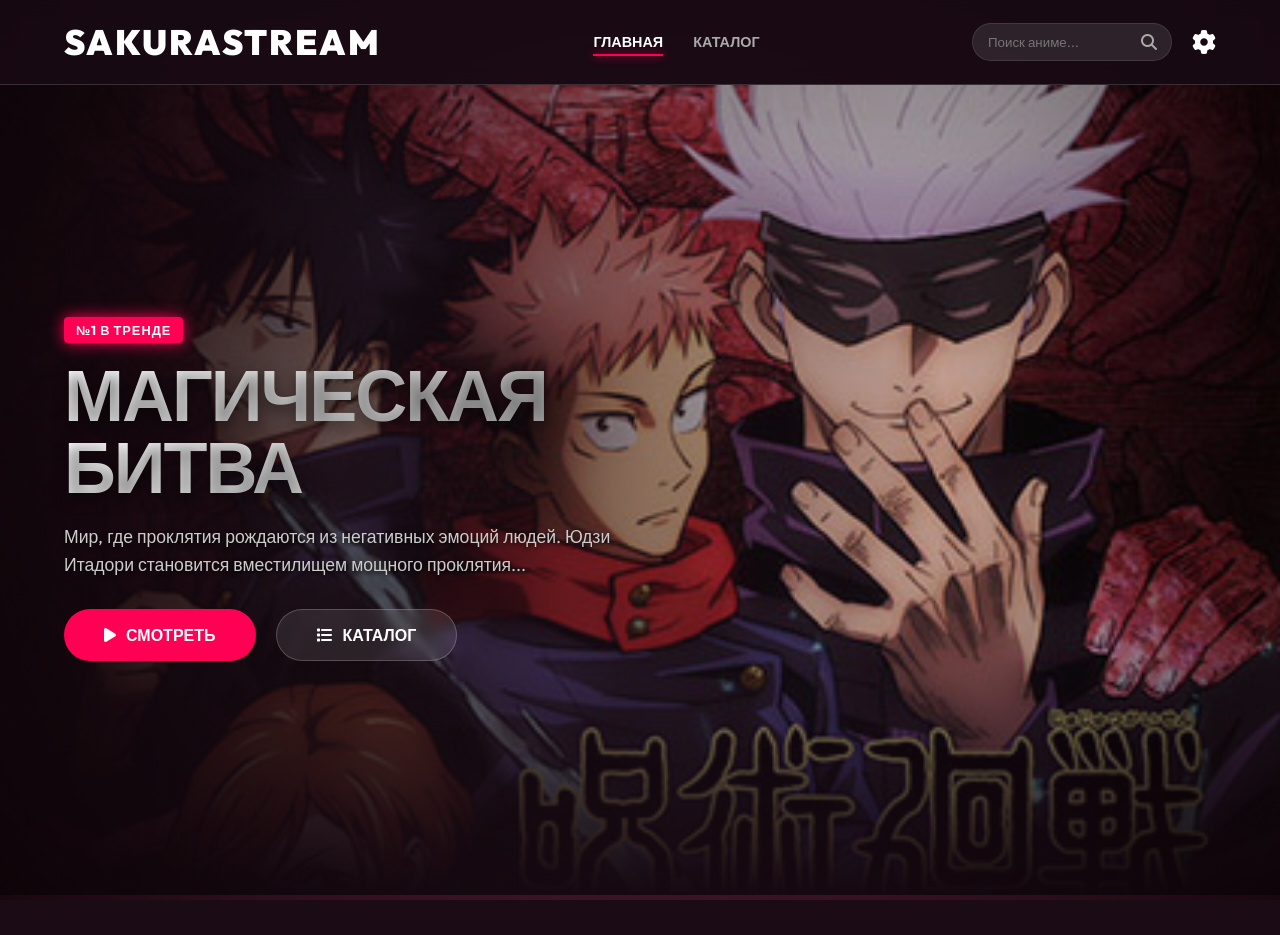
<file: index.html>
<!DOCTYPE html>
<html lang="ru">
<head>
    <meta charset="UTF-8">
    <meta name="viewport" content="width=device-width, initial-scale=1.0">
    <title>Sakura Stream | Главная</title>
    <link rel="stylesheet" href="https://cdnjs.cloudflare.com/ajax/libs/font-awesome/6.4.0/css/all.min.css">
    <link href="https://fonts.googleapis.com/css2?family=Outfit:wght@300;400;700;900&display=swap" rel="stylesheet">
    <link rel="stylesheet" href="css/style.css">
</head>
<body>
<div id="mobile-warning">
    <i class="fa-solid fa-desktop"></i>
    <h1>Только ПК</h1>
    <p>SakuraStream слишком крут для твоего телефона.<br>Зайди с компьютера.</p>
</div>
    <div id="background-animation"></div>
    <div class="vignette"></div>

    <header>
        <div class="logo">SAKURA<span class="highlight">STREAM</span></div>
        
        <nav class="nav-menu">
            <a href="index.html" class="active">Главная</a>
            <a href="popular.html">Каталог</a>
        </nav>

        <div class="header-right">
            <div class="search-box">
                <input type="text" placeholder="Поиск аниме...">
                <i class="fa-solid fa-magnifying-glass search-icon"></i>
            </div>
            
            <button id="open-settings" class="gear-btn">
                <i class="fa-solid fa-gear"></i>
            </button>
        </div>
    </header>

    <section class="hero" style="height: 90vh;">
        <div class="hero-bg">
            <img src="assets/img/jujutsu-kaisen.jpg" alt="Hero Background">
            <div class="hero-overlay"></div>
        </div>
        
        <div class="hero-content">
            <span class="hero-tag">№1 В ТРЕНДЕ</span>
            <h1 class="hero-title">МАГИЧЕСКАЯ<br>БИТВА</h1>
            <p class="hero-desc">
                Мир, где проклятия рождаются из негативных эмоций людей. 
                Юдзи Итадори становится вместилищем мощного проклятия...
            </p>
            <div class="hero-buttons">
                <a href="watch.html?id=jujutsu-kaisen-1" class="btn-primary">
                    <i class="fa-solid fa-play"></i> СМОТРЕТЬ
                </a>
                <a href="popular.html" class="btn-secondary">
                    <i class="fa-solid fa-list"></i> КАТАЛОГ
                </a>
            </div>
        </div>
    </section>

    <div id="settings-overlay" class="settings-overlay">
        <button id="close-settings-x" class="close-cross"><i class="fa-solid fa-xmark"></i></button>
        <h2 class="settings-title">Настройки</h2>
        <div class="settings-container">
            <div class="setting-row">
                <span class="setting-label">Цвет темы</span>
                <div class="color-options">
                    <div class="color-option active" data-color="#ff0055" style="background: #ff0055;"></div>
                    <div class="color-option" data-color="#00e5ff" style="background: #00e5ff;"></div>
                    <div class="color-option" data-color="#8c00ff" style="background: #8c00ff;"></div>
                    <div class="color-option" data-color="#ff9100" style="background: #ff9100;"></div>
                </div>
            </div>
            <div class="setting-row">
                <span class="setting-label">Размер лепестков</span>
                <input type="range" id="petal-size" class="range-slider" min="5" max="30" value="10">
            </div>
            <div class="setting-row">
                <span class="setting-label">Лепестки</span>
                <label class="toggle">
                    <input type="checkbox" id="petal-toggle" checked>
                    <span class="slider"></span>
                </label>
            </div>
        </div>
        <button id="close-settings" class="close-settings-btn">Сохранить</button>
    </div>

    <script src="js/db.js"></script>
    <script src="js/main.js"></script>
</body>
</html>
</file>
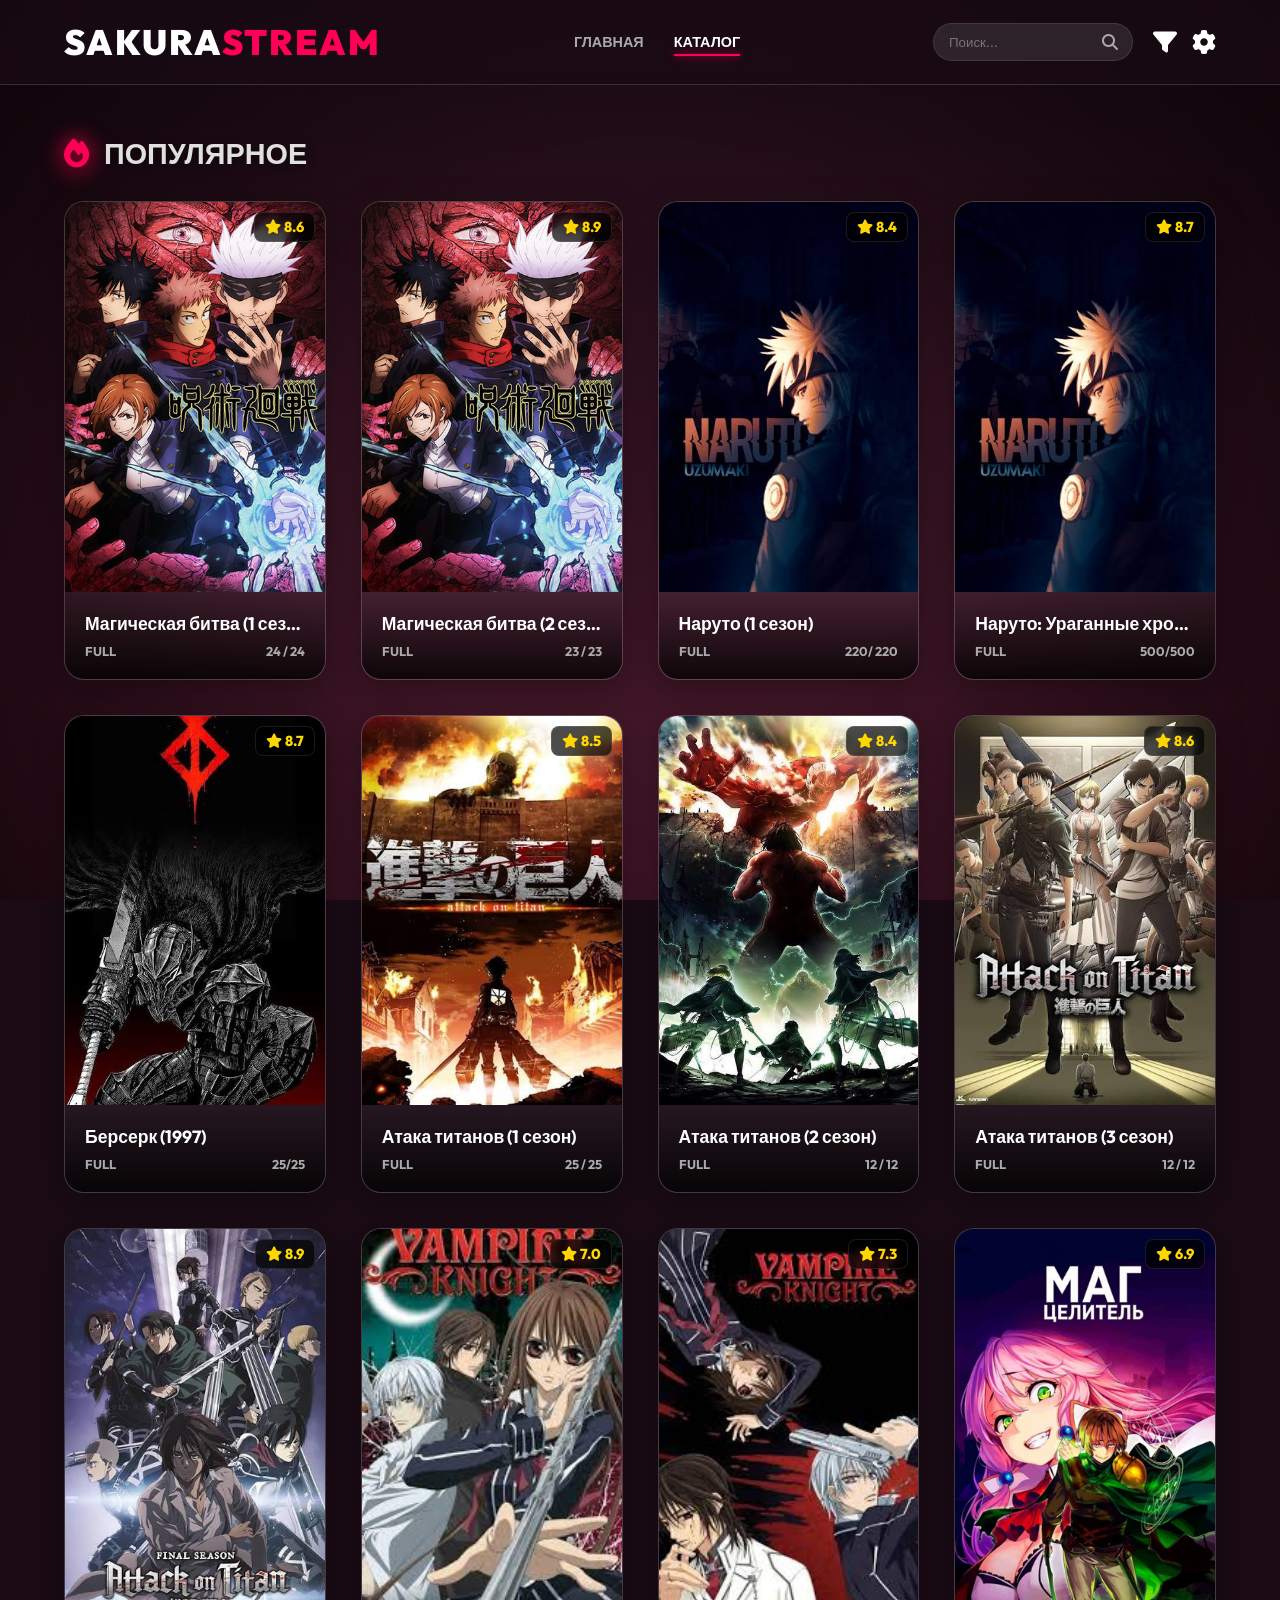
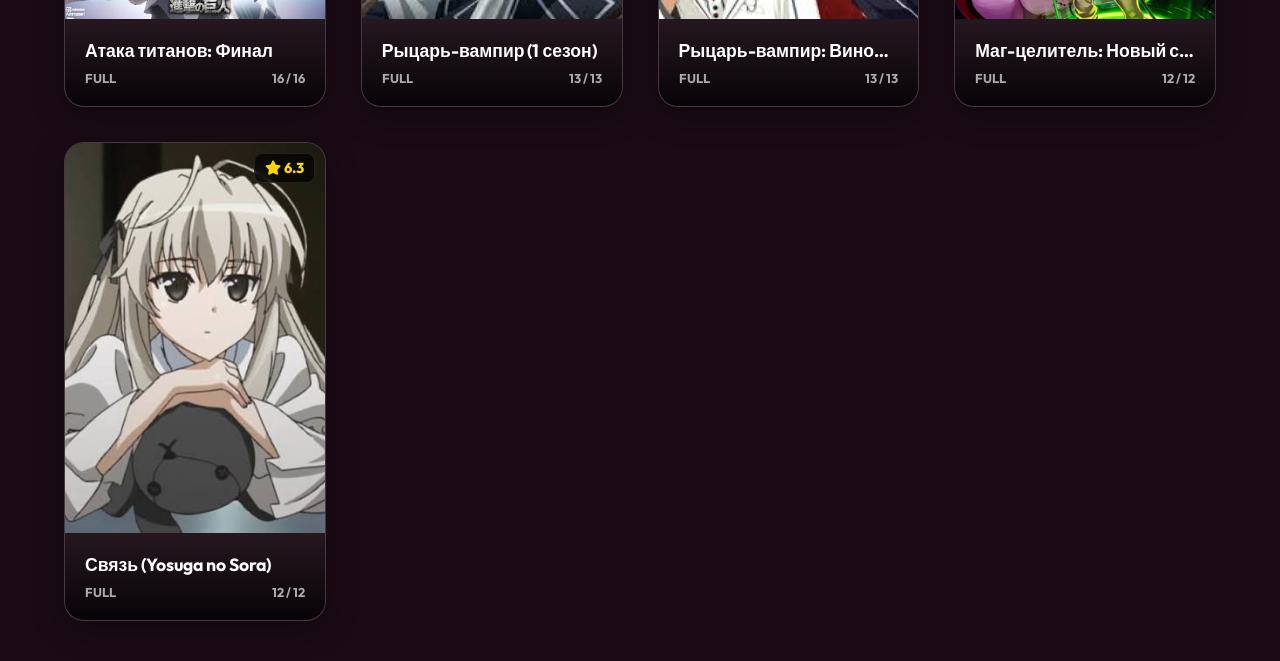
<file: popular.html>
<!DOCTYPE html>
<html lang="ru">
<head>
    <meta charset="UTF-8">
    <meta name="viewport" content="width=device-width, initial-scale=1.0">
    <title>Sakura Stream | Каталог</title>
    <link rel="stylesheet" href="https://cdnjs.cloudflare.com/ajax/libs/font-awesome/6.4.0/css/all.min.css">
    <link href="https://fonts.googleapis.com/css2?family=Outfit:wght@300;400;700;900&display=swap" rel="stylesheet">
    <link rel="stylesheet" href="css/style.css">
</head>
<body>
<div id="mobile-warning">
    <i class="fa-solid fa-desktop"></i>
    <h1>Только ПК</h1>
    <p>SakuraStream слишком крут для твоего телефона.<br>Зайди с компьютера.</p>
</div>
    <div id="background-animation"></div>
    <div class="vignette"></div>

    <header>
        <div class="logo" onclick="window.location.href='index.html'">SAKURA<span class="logo-accent" style="color:var(--primary)">STREAM</span></div>
        
        <nav class="nav-menu">
            <a href="index.html">Главная</a>
            <a href="popular.html" class="active">Каталог</a>
        </nav>

        <div class="header-right">
            <div class="search-box">
                <input type="text" placeholder="Поиск...">
                <i class="fa-solid fa-magnifying-glass search-icon"></i>
            </div>
            
            <div class="filter-wrapper">
                <button id="filter-btn" class="gear-btn">
                    <i class="fa-solid fa-filter"></i>
                </button>
                
                <div id="filter-panel" class="filter-dropdown">
                    <div class="filter-section">
                        <h4>Статус</h4>
                        <label class="radio-container">Все
                            <input type="radio" name="status" value="all" checked>
                            <span class="radio-checkmark"></span>
                        </label>
                        <label class="radio-container">Онгоинги
                            <input type="radio" name="status" value="ongoing">
                            <span class="radio-checkmark"></span>
                        </label>
                        <label class="radio-container">Завершенные
                            <input type="radio" name="status" value="finished">
                            <span class="radio-checkmark"></span>
                        </label>
                    </div>
                    <div class="filter-section">
                        <h4>Сортировка</h4>
                        <label class="radio-container">По умолчанию
                            <input type="radio" name="sort" value="default" checked>
                            <span class="radio-checkmark"></span>
                        </label>
                        <label class="radio-container">По рейтингу
                            <input type="radio" name="sort" value="rating">
                            <span class="radio-checkmark"></span>
                        </label>
                    </div>
                </div>
            </div>

            <button id="open-settings" class="gear-btn">
                <i class="fa-solid fa-gear"></i>
            </button>
        </div>
    </header>

    <main style="padding-top: 50px;">
        <h2 class="section-title"><i class="fa-solid fa-fire"></i> ПОПУЛЯРНОЕ</h2>
        
        <div class="grid" id="anime-grid"></div>
    </main>

    <div id="settings-overlay" class="settings-overlay">
        <button id="close-settings-x" class="close-cross"><i class="fa-solid fa-xmark"></i></button>
        <h2 class="settings-title">System Settings</h2>
        <div class="settings-container">
            <div class="setting-row">
                <span class="setting-label"><i class="fa-solid fa-palette"></i> Цвет интерфейса</span>
                <div class="colors-wrapper" style="display:flex; gap:10px;">
                    <div class="color-option active" data-color="#ff0055" style="background: #ff0055;"></div>
                    <div class="color-option" data-color="#00e5ff" style="background: #00e5ff;"></div>
                    <div class="color-option" data-color="#8c00ff" style="background: #8c00ff;"></div>
                    <div class="color-option" data-color="#ff9100" style="background: #ff9100;"></div>
                </div>
            </div>
            <div class="setting-row">
                <span class="setting-label"><i class="fa-solid fa-border-all"></i> Размер сетки</span>
                <input type="range" id="grid-size" class="range-slider" min="180" max="300" value="220">
            </div>
            <div class="setting-row">
                <span class="setting-label"><i class="fa-solid fa-expand"></i> Размер лепестков</span>
                <input type="range" id="petal-size" class="range-slider" min="5" max="30" value="10">
            </div>
            <div class="setting-row">
                <span class="setting-label"><i class="fa-solid fa-wind"></i> Эффект лепестков</span>
                <label class="toggle">
                    <input type="checkbox" id="petal-toggle" checked>
                    <span class="slider"></span>
                </label>
            </div>
        </div>
        <button id="close-settings" class="close-settings-btn">Сохранить и Выйти</button>
    </div>

    <script src="js/db.js"></script>
    <script src="js/main.js"></script>
</body>
</html>
</file>
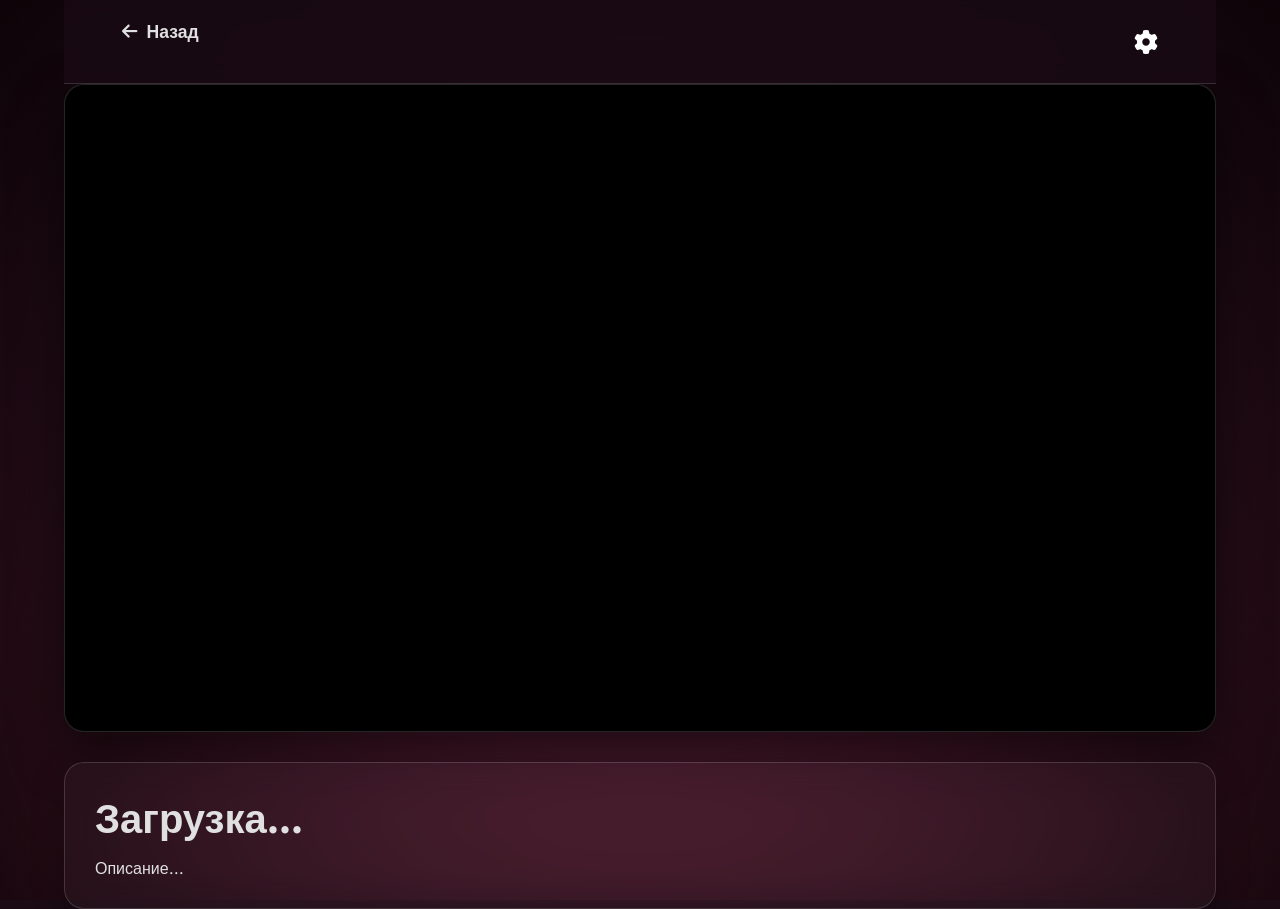
<file: watch.html>
<!DOCTYPE html>
<html lang="ru">
<head>
    <meta charset="UTF-8">
    <meta name="viewport" content="width=device-width, initial-scale=1.0">
    <title>Просмотр | Sakura Stream</title>
    <link rel="stylesheet" href="https://cdnjs.cloudflare.com/ajax/libs/font-awesome/6.4.0/css/all.min.css">
    <link href="https://fonts.googleapis.com/css2?family=Outfit:wght@300;400;700;900&display=swap" rel="stylesheet">
    <link rel="stylesheet" href="css/style.css">
</head>
<body>
    
    <div id="background-animation"></div>
    <div class="vignette"></div>

    <div id="settings-overlay" class="settings-overlay">
        <button id="close-settings-x" class="close-cross"><i class="fa-solid fa-xmark"></i></button>

        <h2 style="margin-bottom: 40px; text-transform: uppercase;">Настройки</h2>
        <div class="settings-container">
            <div class="setting-row">
                <span>Цвет темы</span>
                <div style="display:flex; gap:10px">
                    <div class="color-option active" data-color="#ff0055" style="background: #ff0055;"></div>
                    <div class="color-option" data-color="#00e5ff" style="background: #00e5ff;"></div>
                    <div class="color-option" data-color="#9d00ff" style="background: #9d00ff;"></div>
                </div>
            </div>
            <div class="setting-row">
                <span>Лепестки</span>
                <label class="toggle">
                    <input type="checkbox" id="petal-toggle" checked>
                    <span class="slider"></span>
                </label>
            </div>
        </div>
        <button id="close-settings" class="close-settings-btn">Закрыть</button>
    </div>

    <div class="watch-container">
        <header>
            <a href="index.html" class="back-btn"><i class="fa-solid fa-arrow-left"></i> Назад</a>
            <button id="open-settings" class="gear-btn"><i class="fa-solid fa-gear"></i></button>
        </header>
        
        <div class="video-box">
            <div id="player-frame"></div>
        </div>

        <div class="info-box">
            <h1 id="anime-title">Загрузка...</h1>
            <p id="anime-desc">Описание...</p>
        </div>
    </div>

    <script src="js/db.js"></script>
    <script src="js/main.js"></script>
</body>
</html>
</file>
<file: css/style.css>
/* =========================================
   1. ГЛОБАЛЬНЫЕ ПЕРЕМЕННЫЕ И СБРОС
   ========================================= */
:root {
    --bg-deep: #1a0b14;
    --bg-accent: #4a192c;
    --primary: #ff0055;
    --soft-pink: #ffb7b2;
    --glass: rgba(255, 255, 255, 0.05);
    --glass-border: 1px solid rgba(255, 255, 255, 0.15);
    --font-main: 'Outfit', sans-serif;
    --shadow: 0 8px 32px 0 rgba(0, 0, 0, 0.3);
}

* { margin: 0; padding: 0; box-sizing: border-box; font-family: var(--font-main); }

/* =========================================
   2. БАЗОВЫЕ НАСТРОЙКИ (ФИКС СКРОЛЛА)
   ========================================= */
html {
    overflow-x: hidden;
    width: 100%;
}

body {
    background: var(--bg-deep);
    background-image: linear-gradient(to bottom, var(--bg-deep), var(--bg-accent));
    background-attachment: fixed; /* Фон стоит на месте */
    color: #e0e0e0;
    min-height: 100vh;
    overflow-x: hidden;
    
    /* Анимация переходов (Только opacity, без transform!) */
    opacity: 0;
    transition: opacity 0.6s ease-in-out;
}

body.loaded { opacity: 1; }
body.exiting { opacity: 0; pointer-events: none; }

/* =========================================
   3. ФОНОВЫЕ ЭФФЕКТЫ
   ========================================= */
#background-animation { position: fixed; inset: 0; pointer-events: none; z-index: 0; }
.vignette { position: fixed; inset: 0; background: radial-gradient(circle, transparent 40%, #0a0205 120%); pointer-events: none; z-index: 1; }

.petal { 
    position: absolute; top: -50px;
    background: var(--primary); opacity: 0.8; 
    border-radius: 100% 0 100% 0; 
    animation: fall linear forwards;
    box-shadow: 0 0 10px var(--primary); 
}
@keyframes fall {
    0% { top: -10%; transform: translateX(0) rotate(0deg); opacity: 0; }
    10% { opacity: 1; }
    100% { top: 110%; transform: translateX(100px) rotate(360deg); opacity: 0; }
}

/* =========================================
   4. ШАПКА И НАВИГАЦИЯ
   ========================================= */
header {
    width: 100%; padding: 20px 5%;
    display: flex; justify-content: space-between; align-items: center;
    position: relative; z-index: 100;
    background: rgba(26, 11, 20, 0.8);
    backdrop-filter: blur(10px);
    border-bottom: var(--glass-border);
}

.logo {
    font-size: 2.2rem; font-weight: 900; letter-spacing: 2px;
    text-transform: uppercase; color: #fff; cursor: pointer; position: relative;
}
.logo:hover { animation: glitch 0.3s cubic-bezier(.25, .46, .45, .94) both infinite; color: var(--primary); }

@keyframes glitch {
    0% { transform: translate(0); }
    20% { transform: translate(-2px, 2px); }
    40% { transform: translate(-2px, -2px); }
    60% { transform: translate(2px, 2px); }
    80% { transform: translate(2px, -2px); }
    100% { transform: translate(0); }
}

.nav-menu { display: flex; gap: 30px; }
.nav-menu a {
    text-decoration: none; color: #aaa; font-weight: 700; text-transform: uppercase;
    font-size: 0.9rem; transition: 0.3s; position: relative;
}
.nav-menu a:hover, .nav-menu a.active { color: white; }
.nav-menu a.active::after {
    content: ''; position: absolute; bottom: -5px; left: 0; width: 100%; height: 2px;
    background: var(--primary); box-shadow: 0 0 10px var(--primary);
}

.header-right { display: flex; align-items: center; }

/* Поиск */
.search-box { position: relative; margin-right: 20px; }
.search-box input {
    background: rgba(255,255,255,0.1); border: 1px solid rgba(255,255,255,0.1);
    padding: 10px 40px 10px 15px; border-radius: 30px;
    color: white; outline: none; transition: 0.3s; width: 200px;
}
.search-box input:focus {
    width: 250px; border-color: var(--primary);
    background: rgba(0,0,0,0.5); box-shadow: 0 0 15px rgba(var(--primary), 0.2);
}
.search-icon { position: absolute; right: 15px; top: 50%; transform: translateY(-50%); color: #aaa; pointer-events: none; }

.gear-btn {
    font-size: 1.5rem; color: #fff; background: none; border: none; cursor: pointer;
    transition: 0.4s; z-index: 101;
}
.gear-btn:hover { color: var(--primary); transform: rotate(90deg) scale(1.1); }

/* =========================================
   5. HERO SECTION (ГЛАВНЫЙ БАННЕР)
   ========================================= */
.hero {
    position: relative; width: 100%; height: 85vh;
    display: flex; align-items: center; padding: 0 5%;
    margin-bottom: 40px; overflow: hidden;
}

.hero-bg { position: absolute; inset: 0; z-index: -1; }
.hero-bg img {
    width: 100%; height: 100%; object-fit: cover;
    object-position: 50% 20%; /* ФИКС: Показываем лица, а не пузо */
    animation: zoomEffect 20s infinite alternate; 
}
@keyframes zoomEffect { to { transform: scale(1.1); } }

.hero-overlay {
    position: absolute; inset: 0;
    background: linear-gradient(to right, rgba(26, 11, 20, 0.9) 0%, rgba(26, 11, 20, 0.4) 60%, transparent 100%),
                linear-gradient(to bottom, transparent 70%, var(--bg-deep) 100%);
}

.hero-content { position: relative; z-index: 2; max-width: 600px; animation: fadeInUp 1s ease-out; }
@keyframes fadeInUp { from { opacity: 0; transform: translateY(30px); } to { opacity: 1; transform: translateY(0); } }

.hero-tag {
    background: var(--primary); color: white; padding: 5px 12px;
    font-weight: 800; font-size: 0.8rem; border-radius: 4px;
    letter-spacing: 1px; box-shadow: 0 0 15px var(--primary);
}

.hero-title {
    font-size: 4.5rem; line-height: 1; margin: 20px 0; font-weight: 900; letter-spacing: -2px;
    text-shadow: 0 5px 15px rgba(0,0,0,0.5);
    background: linear-gradient(to right, #fff, #aaa); -webkit-background-clip: text; -webkit-text-fill-color: transparent;
}
.hero-desc { font-size: 1.1rem; color: #ccc; line-height: 1.6; margin-bottom: 30px; text-shadow: 0 2px 4px rgba(0,0,0,0.8); }
.hero-buttons { display: flex; gap: 20px; }

/* Кнопки */
.btn-primary, .btn-secondary {
    padding: 15px 40px; border-radius: 50px; font-size: 1rem; font-weight: 800;
    display: flex; align-items: center; gap: 10px; transition: 0.3s; cursor: pointer; text-decoration: none;
}
.btn-primary {
    background: var(--primary); color: white; border: none; box-shadow: 0 0 30px rgba(var(--primary), 0.4);
}
.btn-primary:hover { transform: translateY(-5px); background: white; color: var(--primary); box-shadow: 0 10px 40px rgba(var(--primary), 0.6); }

.btn-secondary {
    background: rgba(255,255,255,0.1); color: white; border: 1px solid rgba(255,255,255,0.2); backdrop-filter: blur(5px);
}
.btn-secondary:hover { background: rgba(255,255,255,0.2); border-color: white; }

/* =========================================
   6. КОНТЕНТ И СЕТКА
   ========================================= */
main { max-width: 1400px; margin: 0 auto; padding: 40px 5%; width: 100%; position: relative; z-index: 10; }

.section-title {
    font-size: 1.8rem; font-weight: 800; margin-bottom: 30px;
    display: flex; align-items: center; gap: 15px; text-transform: uppercase;
    text-shadow: 0 4px 10px rgba(0,0,0,0.5);
}
.section-title i { color: var(--primary); filter: drop-shadow(0 0 10px var(--primary)); }

.grid {
    display: grid; grid-template-columns: repeat(auto-fill, minmax(240px, 1fr)); gap: 35px;
}

.card {
    background: var(--glass); border: var(--glass-border); border-radius: 20px;
    overflow: hidden; cursor: pointer; transition: 0.4s ease;
    position: relative; display: flex; flex-direction: column; box-shadow: var(--shadow);
}
.card:hover { transform: translateY(-10px); border-color: var(--soft-pink); box-shadow: 0 15px 40px rgba(255, 183, 178, 0.1); }

.card-image { width: 100%; aspect-ratio: 2 / 3; position: relative; overflow: hidden; }
.card-image img { width: 100%; height: 100%; object-fit: cover; transition: transform 0.6s; }
.card:hover img { transform: scale(1.1); }

.rating-badge {
    position: absolute; top: 10px; right: 10px;
    background: rgba(0, 0, 0, 0.7); backdrop-filter: blur(4px);
    color: #ffd700; padding: 5px 10px; border-radius: 8px;
    font-weight: 800; font-size: 0.9rem; z-index: 5; border: 1px solid rgba(255, 255, 255, 0.1);
}

.card-overlay {
    position: absolute; inset: 0; background: rgba(26, 11, 20, 0.6);
    display: flex; justify-content: center; align-items: center; opacity: 0; transition: 0.3s;
}
.card:hover .card-overlay { opacity: 1; }
.play-btn {
    width: 65px; height: 65px; background: var(--primary); border-radius: 50%;
    display: flex; justify-content: center; align-items: center; color: white; font-size: 1.8rem; box-shadow: 0 0 25px var(--primary);
}

.card-content { padding: 20px; background: linear-gradient(to top, rgba(0,0,0,0.8), transparent); }
.card-content h3 { font-size: 1.1rem; margin-bottom: 8px; white-space: nowrap; overflow: hidden; text-overflow: ellipsis; color: #fff; }

/* =========================================
   7. ПРОСМОТР И ФУТЕР
   ========================================= */
.watch-container, .footer-content { width: 100%; max-width: 1400px; margin: 0 auto; padding: 0 5%; position: relative; z-index: 10; }
.video-box {
    width: 100%; aspect-ratio: 16 / 9; background: #000; border-radius: 20px;
    overflow: hidden; border: var(--glass-border); box-shadow: 0 20px 50px rgba(0,0,0,0.5); margin-bottom: 30px;
}
#player-frame, .video-box iframe { width: 100%; height: 100%; border: none; display: block; }
.info-box {
    background: rgba(255, 255, 255, 0.03); backdrop-filter: blur(15px);
    padding: 30px; border-radius: 20px; border: var(--glass-border); box-shadow: var(--shadow);
}
.info-box h1 { font-size: 2.5rem; margin-bottom: 15px; text-shadow: 0 0 20px rgba(var(--primary), 0.4); }

footer {
    background: rgba(0,0,0,0.3); padding: 50px 0; margin-top: 50px;
    border-top: 1px solid rgba(255,255,255,0.05); text-align: center; position: relative; z-index: 10;
}
.socials { margin: 20px 0; display: flex; justify-content: center; gap: 20px; }
.socials a { color: #fff; font-size: 1.5rem; transition: 0.3s; }
.socials a:hover { color: var(--primary); transform: scale(1.2); }
.back-btn { display: inline-flex; align-items: center; gap: 10px; color: #e0e0e0; text-decoration: none; font-weight: bold; font-size: 1.1rem; margin-bottom: 20px; transition: 0.3s; }
.back-btn:hover { color: var(--primary); transform: translateX(-5px); }

/* =========================================
   8. НАСТРОЙКИ (MODAL)
   ========================================= */
.settings-overlay {
    position: fixed; inset: 0; background: rgba(10, 5, 8, 0.95); z-index: 1000;
    display: flex; flex-direction: column; justify-content: center; align-items: center;
    opacity: 0; pointer-events: none; transition: 0.3s;
}
.settings-overlay.active { opacity: 1; pointer-events: all; }

.settings-container { width: 100%; max-width: 550px; }
.setting-row { display: flex; justify-content: space-between; align-items: center; padding: 25px 0; border-bottom: 1px solid rgba(255,255,255,0.1); color: #e0e0e0; font-size: 1.1rem; font-weight: 600; }

.close-cross {
    position: absolute; top: 30px; right: 40px; background: transparent; border: none;
    color: rgba(255, 255, 255, 0.5); font-size: 2.5rem; cursor: pointer; transition: 0.4s; z-index: 1002;
}
.close-cross:hover { color: var(--primary); transform: rotate(90deg) scale(1.1); text-shadow: 0 0 15px var(--primary); }

.settings-title {
    font-size: 2.5rem; margin-bottom: 40px; text-transform: uppercase;
    background: linear-gradient(90deg, #fff, #bbb); -webkit-background-clip: text; -webkit-text-fill-color: transparent;
}
.close-settings-btn { 
    margin-top: 50px; padding: 15px 50px; background: rgba(255,255,255,0.1); 
    border: 1px solid rgba(255,255,255,0.2); color: white; border-radius: 30px; 
    font-weight: bold; cursor: pointer; transition: 0.3s;
}
.close-settings-btn:hover { background: var(--primary); border-color: var(--primary); }

.color-option { width: 45px; height: 45px; border-radius: 50%; cursor: pointer; border: 3px solid transparent; transition: 0.3s; }
.color-option.active { border-color: white; transform: scale(1.15); box-shadow: 0 0 20px currentColor; }
.range-slider { width: 180px; height: 6px; background: rgba(255,255,255,0.1); border-radius: 5px; outline: none; -webkit-appearance: none; }
.range-slider::-webkit-slider-thumb { -webkit-appearance: none; width: 20px; height: 20px; background: var(--primary); border-radius: 50%; cursor: pointer; box-shadow: 0 0 10px var(--primary); }
.toggle { position: relative; width: 60px; height: 30px; }
.toggle input { opacity: 0; }
.slider { position: absolute; inset: 0; background: rgba(255,255,255,0.1); border-radius: 34px; transition: .4s; cursor: pointer; }
.slider:before { position: absolute; content: ""; height: 24px; width: 24px; left: 3px; bottom: 3px; background: white; border-radius: 50%; transition: .4s; }
input:checked + .slider { background: var(--primary); }
input:checked + .slider:before { transform: translateX(30px); }

/* =========================================
   9. АДАПТИВНОСТЬ
   ========================================= */
@media (max-width: 768px) {
    .hero-title { font-size: 3rem; }
    .hero { height: 70vh; }
    .hero-content { width: 100%; }
    .hero-bg img { object-position: 50% 10%; } /* Фикс картинки на мобилках */
    .hero-buttons { flex-direction: column; }
    .btn-primary, .btn-secondary { width: 100%; justify-content: center; }
    .grid { grid-template-columns: repeat(auto-fill, minmax(160px, 1fr)); }
    .nav-menu { display: none; }
}
/* === ПАНЕЛЬ ФИЛЬТРОВ === */
.filter-wrapper {
    position: relative;
    margin-right: 15px;
}

.filter-dropdown {
    position: absolute;
    top: 50px;
    right: 0;
    width: 250px;
    background: rgba(15, 5, 10, 0.95);
    border: 1px solid rgba(255, 255, 255, 0.1);
    backdrop-filter: blur(20px);
    border-radius: 16px;
    padding: 20px;
    box-shadow: 0 10px 40px rgba(0,0,0,0.5);
    
    /* Скрыто по умолчанию */
    opacity: 0; pointer-events: none; transform: translateY(-10px);
    transition: 0.3s cubic-bezier(0.4, 0, 0.2, 1);
    z-index: 900;
}

.filter-dropdown.active {
    opacity: 1; pointer-events: all; transform: translateY(0);
}

.filter-section {
    margin-bottom: 20px;
    border-bottom: 1px solid rgba(255,255,255,0.1);
    padding-bottom: 15px;
}
.filter-section:last-child { border: none; margin-bottom: 0; padding-bottom: 0; }

.filter-section h4 {
    color: var(--primary);
    font-size: 0.9rem; text-transform: uppercase; letter-spacing: 1px;
    margin-bottom: 15px; font-weight: 800;
}

/* КАСТОМНЫЕ РАДИО-КНОПКИ */
.radio-container {
    display: block; position: relative;
    padding-left: 30px; margin-bottom: 12px;
    cursor: pointer; font-size: 0.9rem; color: #ccc;
    user-select: none; transition: 0.3s;
}

.radio-container:hover { color: white; }

.radio-container input {
    position: absolute; opacity: 0; cursor: pointer;
}

.radio-checkmark {
    position: absolute; top: 0; left: 0;
    height: 18px; width: 18px;
    background-color: rgba(255,255,255,0.1);
    border-radius: 50%;
    border: 1px solid rgba(255,255,255,0.3);
    transition: 0.3s;
}

/* Когда выбрано */
.radio-container input:checked ~ .radio-checkmark {
    background-color: var(--primary);
    border-color: var(--primary);
    box-shadow: 0 0 10px var(--primary);
}

/* Точка внутри */
.radio-checkmark:after {
    content: ""; position: absolute; display: none;
}
.radio-container input:checked ~ .radio-checkmark:after {
    display: block;
    top: 5px; left: 5px; width: 6px; height: 6px;
    border-radius: 50%; background: white;
}
/* === МОБИЛЬНАЯ ЗАГЛУШКА (ANTI-MOBILE SHIELD) === */
#mobile-warning {
    display: none; /* На ПК скрыто */
}

@media (max-width: 768px) {
    /* Скрываем всё, что было */
    body > *:not(#mobile-warning) {
        display: none !important;
    }

    /* Показываем заглушку */
    #mobile-warning {
        position: fixed;
        inset: 0;
        background: #000;
        z-index: 9999;
        display: flex;
        flex-direction: column;
        justify-content: center;
        align-items: center;
        text-align: center;
        padding: 20px;
        color: var(--primary);
    }

    #mobile-warning i {
        font-size: 5rem;
        margin-bottom: 20px;
        animation: pulse 2s infinite;
    }

    #mobile-warning h1 {
        font-size: 2rem;
        text-transform: uppercase;
        margin-bottom: 10px;
        color: white;
    }

    #mobile-warning p {
        color: #888;
        font-size: 1.2rem;
    }
}

@keyframes pulse {
    0% { transform: scale(1); opacity: 1; }
    50% { transform: scale(1.1); opacity: 0.7; }
    100% { transform: scale(1); opacity: 1; }
}
</file>
